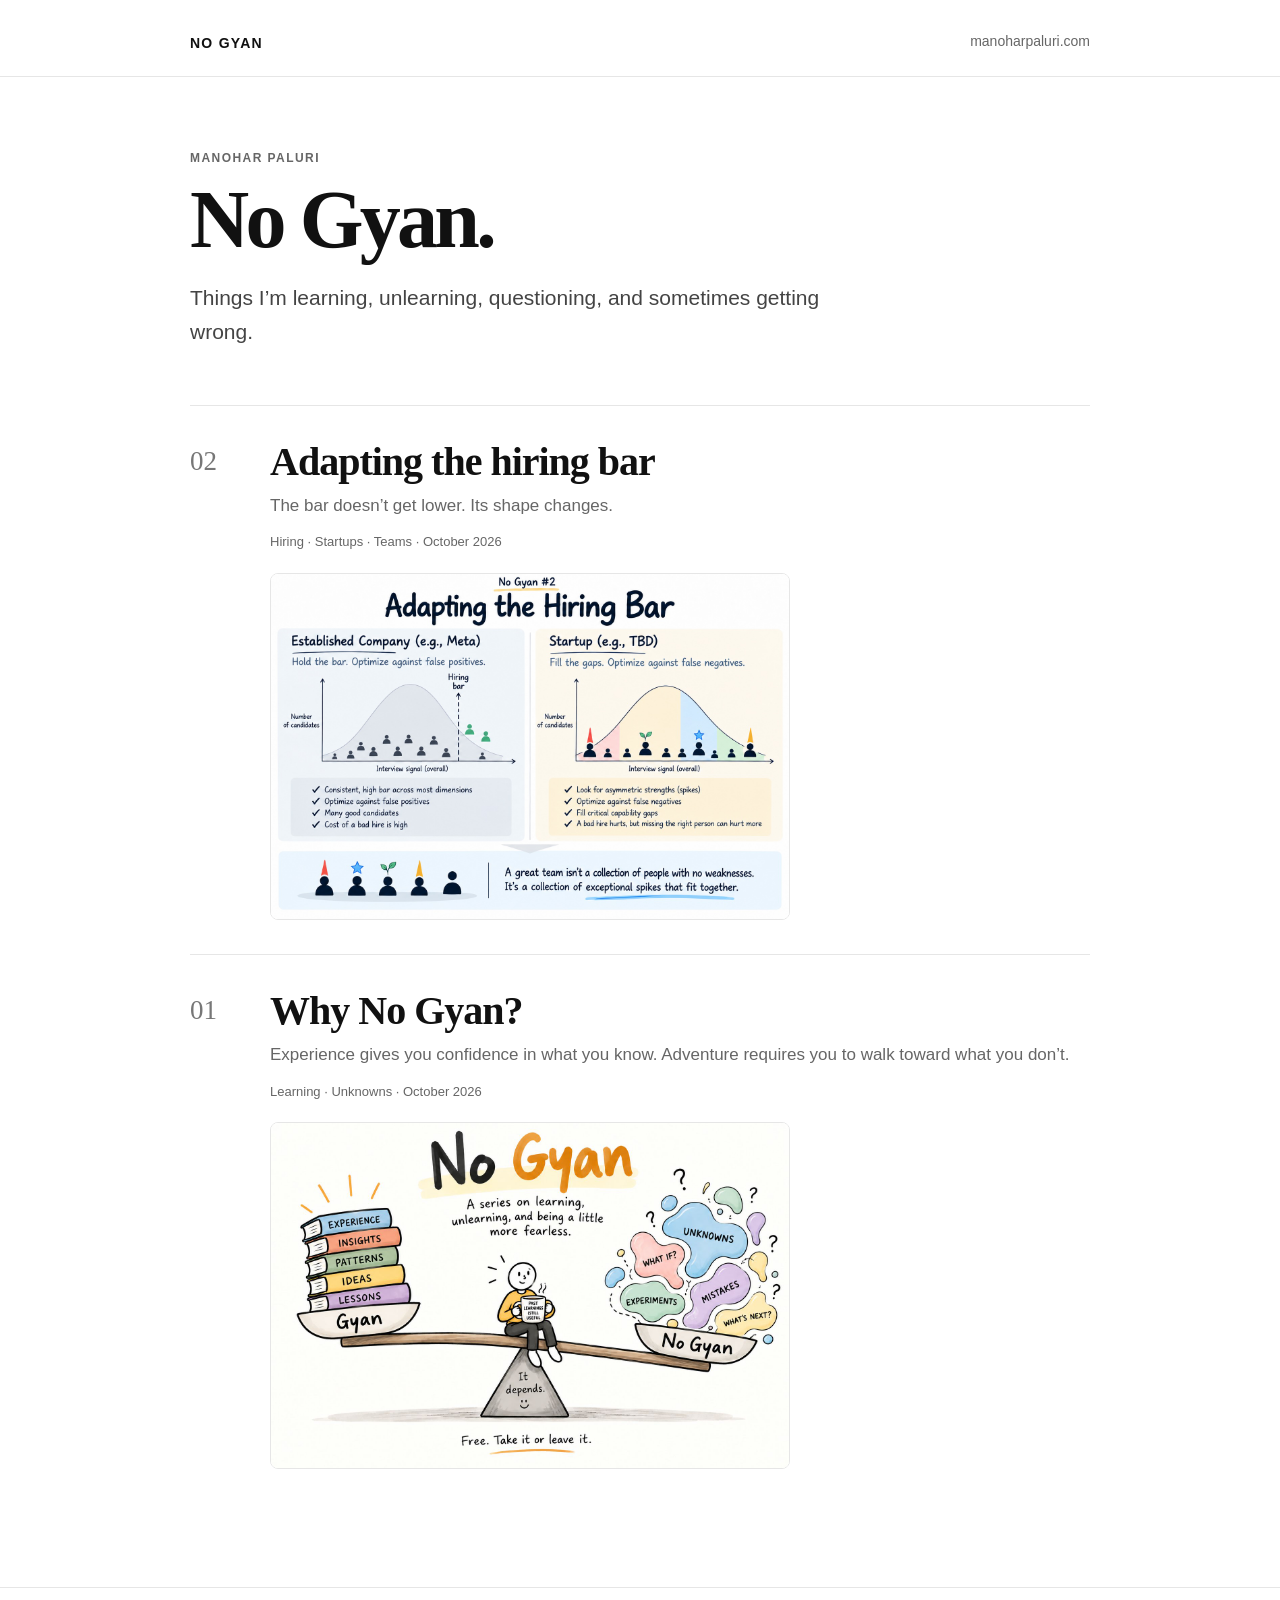
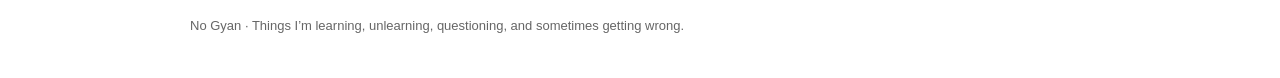
<file: index.html>
<!doctype html><html lang="en"><head><title>No Gyan — Manohar Paluri</title>
<meta charset="utf-8"><meta name="viewport" content="width=device-width,initial-scale=1">
<link rel="stylesheet" href="assets/style.css">
<meta name="theme-color" content="#fbfaf7">
<meta name="description" content="Things I’m learning, unlearning, questioning, and sometimes getting wrong.">
</head><body>
<header><div class="wrap"><a class="brand" href="./">NO GYAN</a><nav><a href="https://manoharpaluri.com/">manoharpaluri.com</a></nav></div></header>
<main>
<section class="hero"><div class="wrap"><div class="kicker">Manohar Paluri</div><h1>No Gyan.</h1>
<p>Things I’m learning, unlearning, questioning, and sometimes getting wrong.</p></div></section>
<section class="posts"><div class="wrap">
<a class="post-card" href="./02-adapting-the-hiring-bar/"><div class="num">02</div><div><h2>Adapting the hiring bar</h2><p>The bar doesn’t get lower. Its shape changes.</p><p class="meta">Hiring · Startups · Teams · October 2026</p><div class="post-thumb-wrap"><img class="post-thumb" src="./assets/no-gyan-02.jpeg" alt="Adapting the hiring bar visual"></div></div></a>
<a class="post-card" href="./01-why-no-gyan/"><div class="num">01</div><div><h2>Why No Gyan?</h2><p>Experience gives you confidence in what you know. Adventure requires you to walk toward what you don’t.</p><p class="meta">Learning · Unknowns · October 2026</p><div class="post-thumb-wrap"><img class="post-thumb" src="./assets/no-gyan-01.jpeg" alt="Why No Gyan visual"></div></div></a>
</div></section></main><footer><div class="wrap">No Gyan · Things I’m learning, unlearning, questioning, and sometimes getting wrong.</div></footer></body></html>
</file>
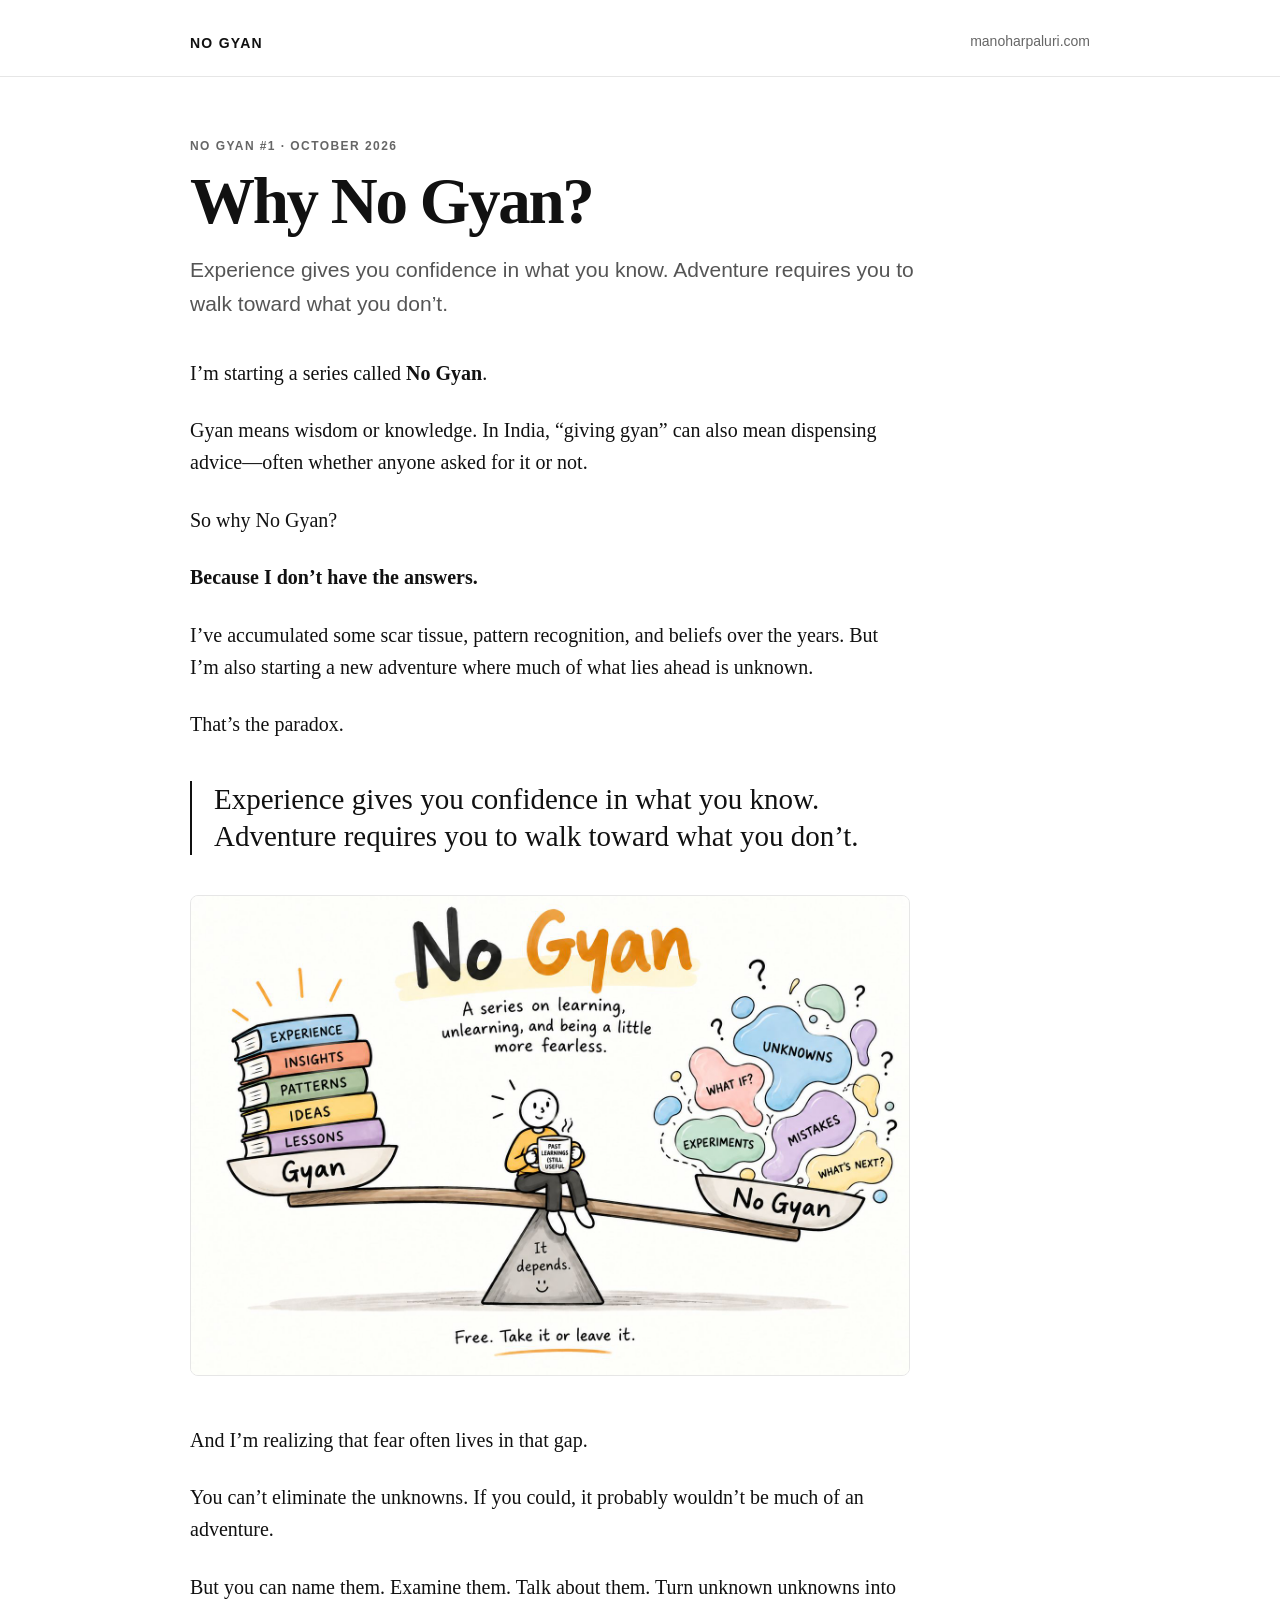
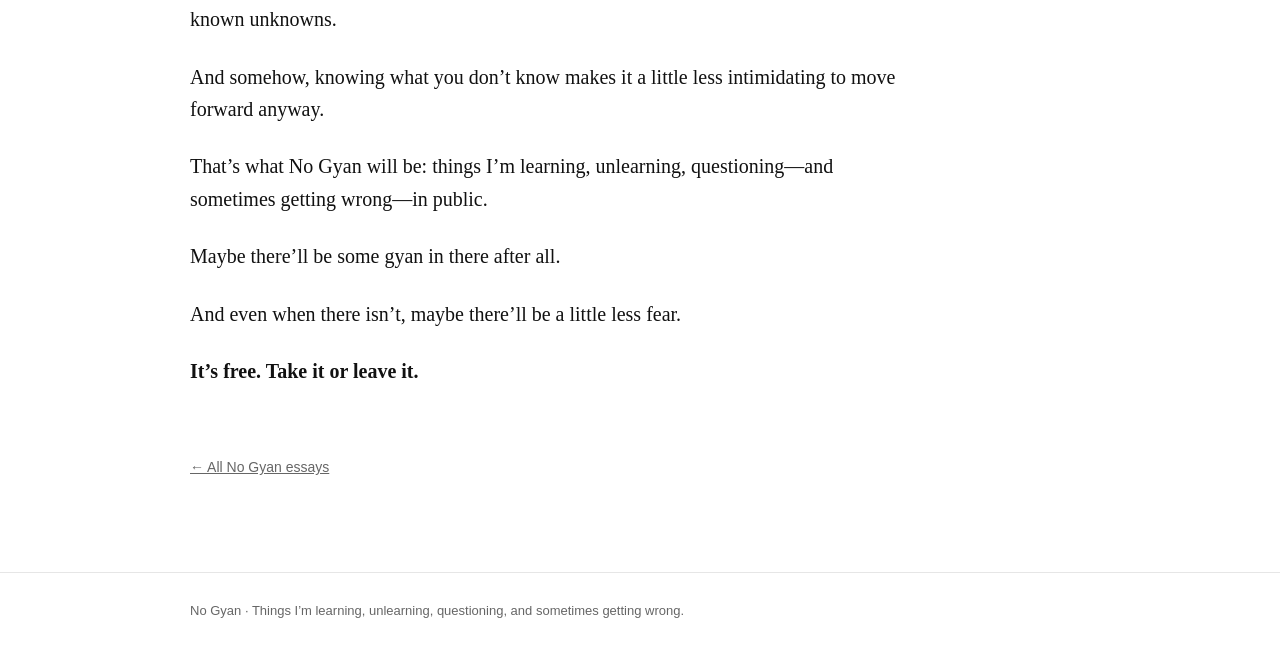
<file: 01-why-no-gyan/index.html>
<!doctype html><html lang="en"><head><title>Why No Gyan? — No Gyan</title>
<meta charset="utf-8"><meta name="viewport" content="width=device-width,initial-scale=1">
<link rel="stylesheet" href="../assets/style.css">
<meta name="theme-color" content="#fbfaf7"><meta name="description" content="Experience gives you confidence in what you know. Adventure requires you to walk toward what you don’t."><meta property="og:title" content="No Gyan #1 — Why No Gyan?"><meta property="og:description" content="Experience gives you confidence in what you know. Adventure requires you to walk toward what you don’t."><meta property="og:image" content="https://mpaluri.github.io/no-gyan/assets/no-gyan-01.jpeg"><meta property="og:type" content="article"></head><body>
<header><div class="wrap"><a class="brand" href="../">NO GYAN</a><nav><a href="https://manoharpaluri.com/">manoharpaluri.com</a></nav></div></header>
<main class="article"><div class="wrap"><div class="kicker">No Gyan #1 · October 2026</div><h1>Why No Gyan?</h1><p class="dek">Experience gives you confidence in what you know. Adventure requires you to walk toward what you don’t.</p>
<article class="prose"><p>I’m starting a series called <strong>No Gyan</strong>.</p>
<p>Gyan means wisdom or knowledge. In India, “giving gyan” can also mean dispensing advice—often whether anyone asked for it or not.</p>
<p>So why No Gyan?</p><p><strong>Because I don’t have the answers.</strong></p>
<p>I’ve accumulated some scar tissue, pattern recognition, and beliefs over the years. But I’m also starting a new adventure where much of what lies ahead is unknown.</p>
<p>That’s the paradox.</p>
<blockquote>Experience gives you confidence in what you know. Adventure requires you to walk toward what you don’t.</blockquote><div class="visual-wrap"><img class="essay-visual" src="../assets/no-gyan-01.jpeg" alt="Why No Gyan: balancing what we know with the unknown"></div>
<p>And I’m realizing that fear often lives in that gap.</p>
<p>You can’t eliminate the unknowns. If you could, it probably wouldn’t be much of an adventure.</p>
<p>But you can name them. Examine them. Talk about them. Turn unknown unknowns into known unknowns.</p>
<p>And somehow, knowing what you don’t know makes it a little less intimidating to move forward anyway.</p>
<p>That’s what No Gyan will be: things I’m learning, unlearning, questioning—and sometimes getting wrong—in public.</p>
<p>Maybe there’ll be some gyan in there after all.</p><p>And even when there isn’t, maybe there’ll be a little less fear.</p>
<p><strong>It’s free. Take it or leave it.</strong></p><a class="back" href="../">← All No Gyan essays</a></article></div></main><footer><div class="wrap">No Gyan · Things I’m learning, unlearning, questioning, and sometimes getting wrong.</div></footer></body></html>
</file>
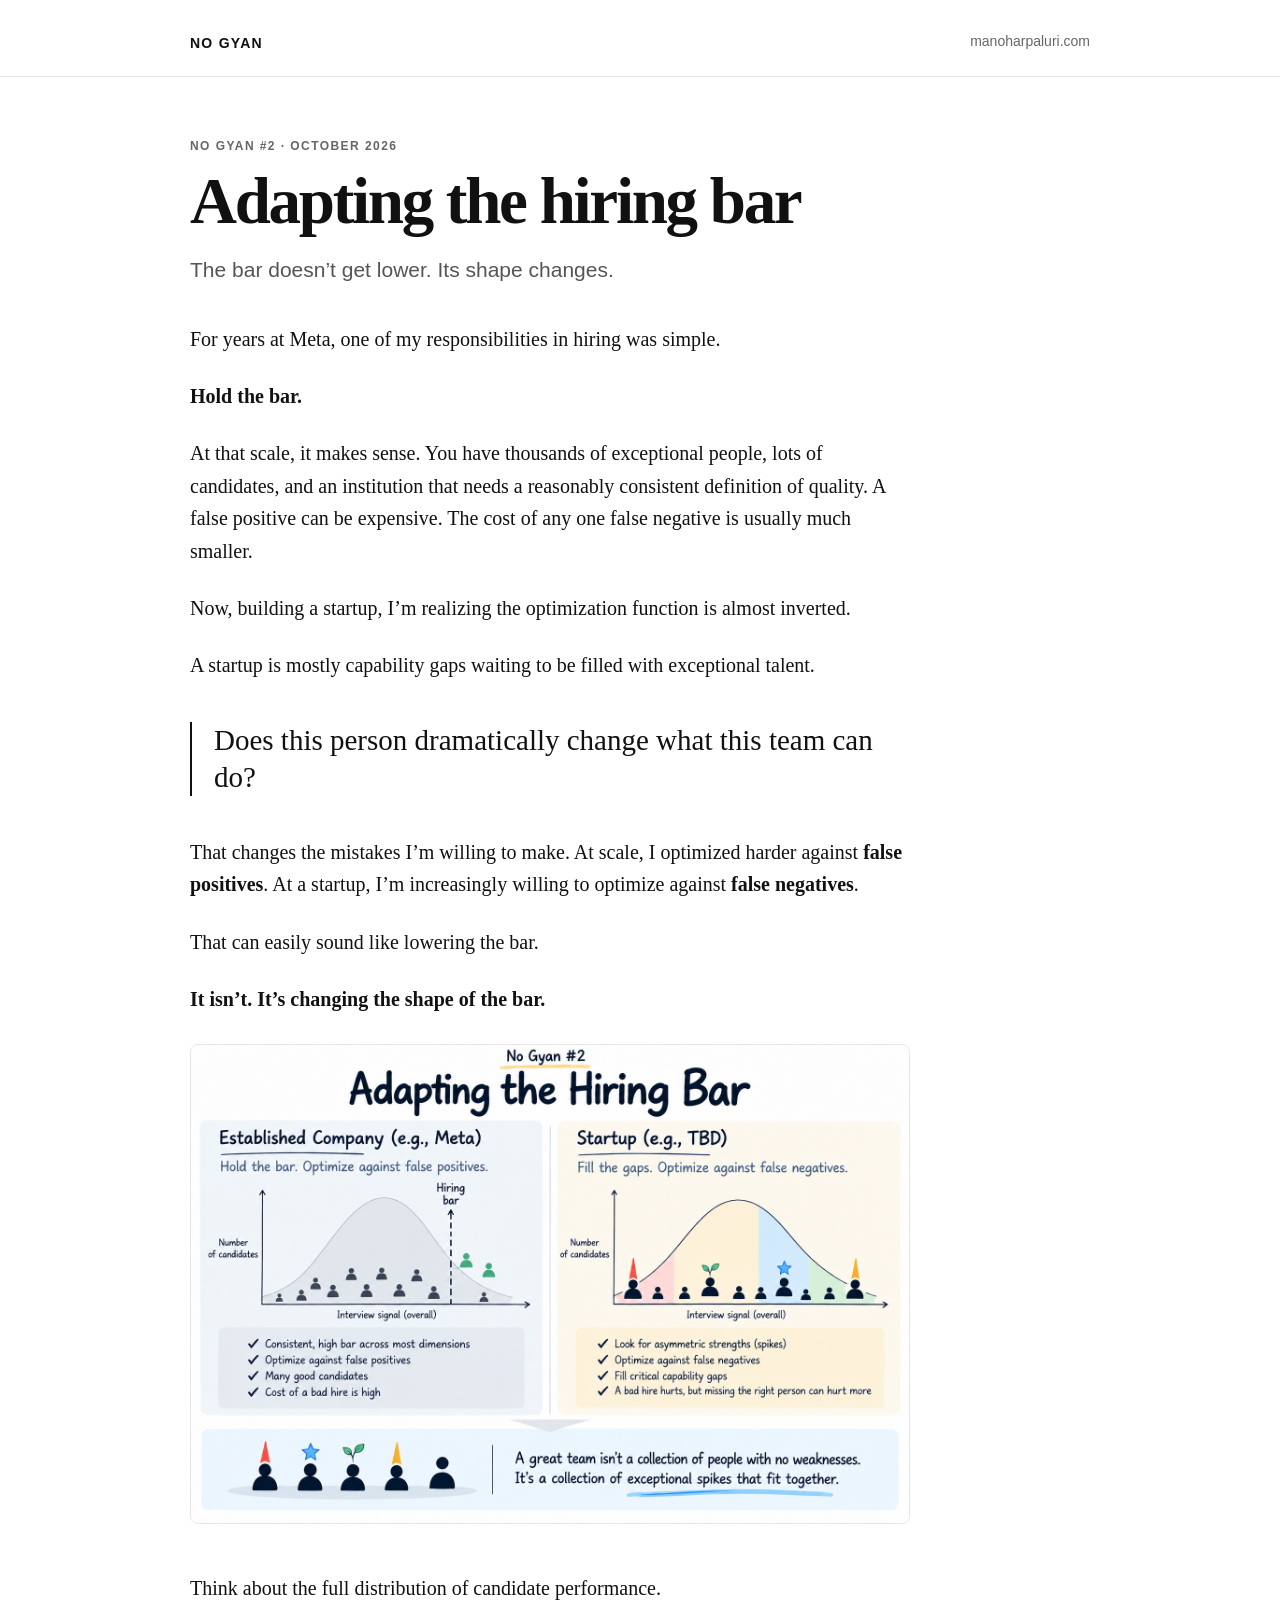
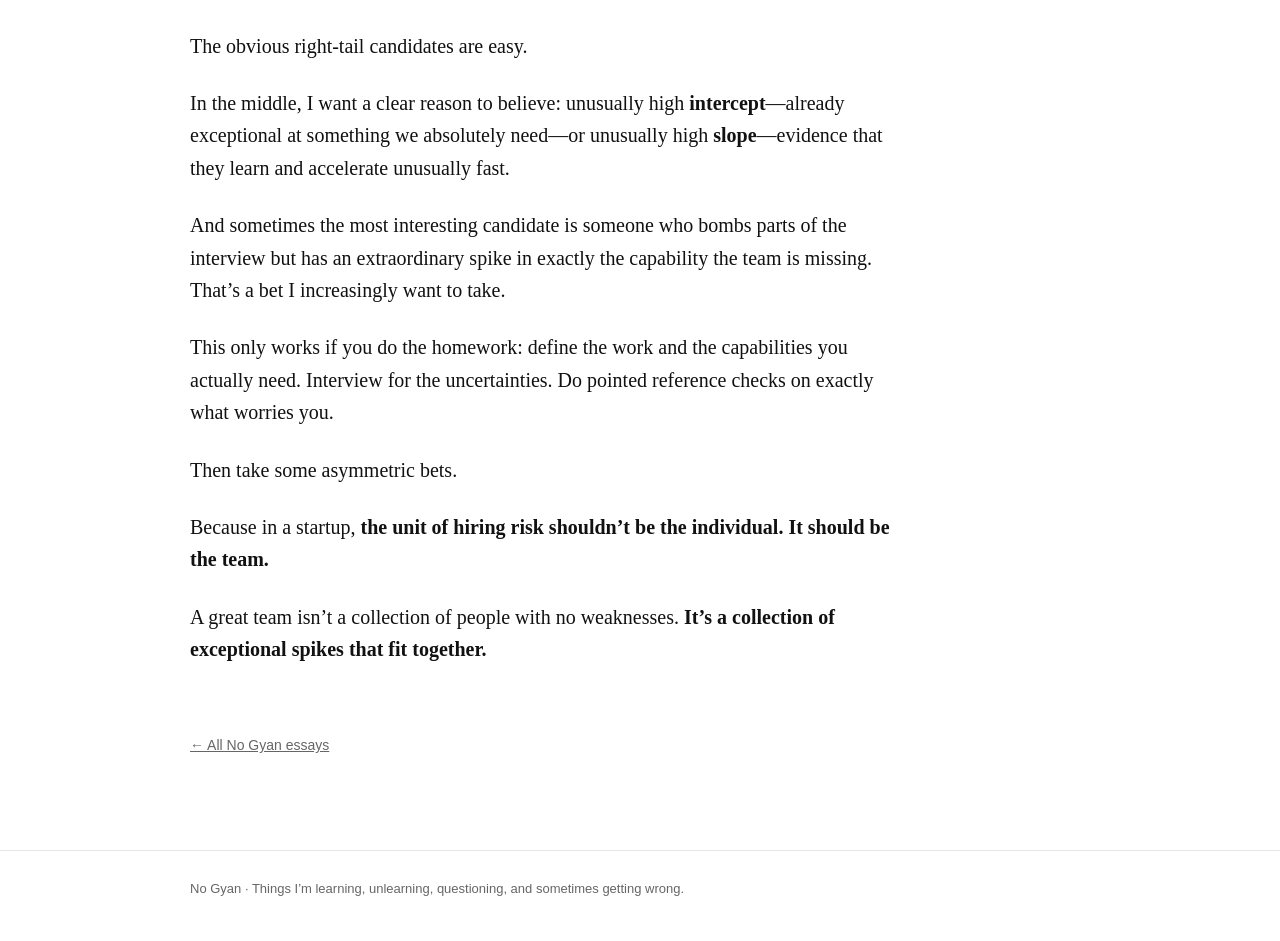
<file: 02-adapting-the-hiring-bar/index.html>
<!doctype html><html lang="en"><head><title>Adapting the hiring bar — No Gyan</title>
<meta charset="utf-8"><meta name="viewport" content="width=device-width,initial-scale=1">
<link rel="stylesheet" href="../assets/style.css">
<meta name="theme-color" content="#fbfaf7"><meta name="description" content="The bar doesn’t get lower. Its shape changes."><meta property="og:title" content="No Gyan #2 — Adapting the hiring bar"><meta property="og:description" content="The bar doesn’t get lower. Its shape changes."><meta property="og:image" content="https://mpaluri.github.io/no-gyan/assets/no-gyan-02.jpeg"><meta property="og:type" content="article"></head><body>
<header><div class="wrap"><a class="brand" href="../">NO GYAN</a><nav><a href="https://manoharpaluri.com/">manoharpaluri.com</a></nav></div></header>
<main class="article"><div class="wrap"><div class="kicker">No Gyan #2 · October 2026</div><h1>Adapting the hiring bar</h1><p class="dek">The bar doesn’t get lower. Its shape changes.</p>
<article class="prose"><p>For years at Meta, one of my responsibilities in hiring was simple.</p><p><strong>Hold the bar.</strong></p>
<p>At that scale, it makes sense. You have thousands of exceptional people, lots of candidates, and an institution that needs a reasonably consistent definition of quality. A false positive can be expensive. The cost of any one false negative is usually much smaller.</p>
<p>Now, building a startup, I’m realizing the optimization function is almost inverted.</p>
<p>A startup is mostly capability gaps waiting to be filled with exceptional talent.</p>
<blockquote>Does this person dramatically change what this team can do?</blockquote>
<p>That changes the mistakes I’m willing to make. At scale, I optimized harder against <strong>false positives</strong>. At a startup, I’m increasingly willing to optimize against <strong>false negatives</strong>.</p>
<p>That can easily sound like lowering the bar.</p><p><strong>It isn’t. It’s changing the shape of the bar.</strong></p><div class="visual-wrap"><img class="essay-visual" src="../assets/no-gyan-02.jpeg" alt="Visual comparing the hiring bar at scale and at a startup"></div>
<p>Think about the full distribution of candidate performance.</p>
<p>The obvious right-tail candidates are easy.</p>
<p>In the middle, I want a clear reason to believe: unusually high <strong>intercept</strong>—already exceptional at something we absolutely need—or unusually high <strong>slope</strong>—evidence that they learn and accelerate unusually fast.</p>
<p>And sometimes the most interesting candidate is someone who bombs parts of the interview but has an extraordinary spike in exactly the capability the team is missing. That’s a bet I increasingly want to take.</p>
<p>This only works if you do the homework: define the work and the capabilities you actually need. Interview for the uncertainties. Do pointed reference checks on exactly what worries you.</p>
<p>Then take some asymmetric bets.</p>
<p>Because in a startup, <strong>the unit of hiring risk shouldn’t be the individual. It should be the team.</strong></p>
<p>A great team isn’t a collection of people with no weaknesses. <strong>It’s a collection of exceptional spikes that fit together.</strong></p><a class="back" href="../">← All No Gyan essays</a></article></div></main><footer><div class="wrap">No Gyan · Things I’m learning, unlearning, questioning, and sometimes getting wrong.</div></footer></body></html>
</file>
<file: assets/style.css>
:root{
  --bg:#ffffff; --ink:#111111; --muted:#666666; --line:#e6e6e6;
  --card:#ffffff; --max:900px;
}
*{box-sizing:border-box}
html{scroll-behavior:smooth}
body{
  margin:0;background:var(--bg);color:var(--ink);
  font-family:Arial,Helvetica,sans-serif;line-height:1.62
}
a{color:inherit}
.wrap{width:min(var(--max),calc(100% - 44px));margin:auto}
header{padding:30px 0 20px;border-bottom:1px solid var(--line)}
.brand{font-weight:700;letter-spacing:.09em;text-decoration:none;font-size:14px}
nav{float:right;font-size:14px}
nav a{text-decoration:none;color:var(--muted)}
nav a:hover{color:var(--ink)}
.hero{padding:72px 0 46px}
.hero h1{
  font-family:Georgia,"Times New Roman",serif;
  font-size:clamp(50px,9vw,82px);line-height:.98;
  margin:0 0 20px;letter-spacing:-.045em
}
.hero p{font-size:21px;max-width:690px;margin:0;color:#444}
.kicker{font-size:12px;letter-spacing:.12em;text-transform:uppercase;color:var(--muted);font-weight:700;margin-bottom:12px}
.posts{padding:10px 0 84px}
.post-card{
  display:grid;grid-template-columns:58px minmax(0,1fr);gap:22px;
  padding:34px 0;border-top:1px solid var(--line);text-decoration:none
}
.num{font-family:Georgia,"Times New Roman",serif;font-size:27px;color:#777}
.post-card h2{
  font-family:Georgia,"Times New Roman",serif;
  font-size:clamp(29px,4vw,40px);line-height:1.08;margin:0 0 9px;letter-spacing:-.025em
}
.post-card p{margin:0;color:var(--muted);font-size:17px}
.meta{margin-top:12px!important;font-size:13px!important}
.post-thumb-wrap{
  margin-top:20px;width:min(100%,520px);
  border:1px solid var(--line);border-radius:8px;overflow:hidden;background:#fff
}
.post-thumb{
  display:block;width:100%;height:auto;object-fit:contain;background:#fff
}
.article{padding:60px 0 90px}
.article h1{
  font-family:Georgia,"Times New Roman",serif;
  font-size:clamp(42px,7vw,65px);line-height:1.02;
  letter-spacing:-.035em;margin:8px 0 18px
}
.article .dek{font-size:21px;color:#555;margin:0 0 36px;max-width:760px}
.visual-wrap{margin:28px 0 48px}
.essay-visual{
  display:block;width:100%;height:auto;object-fit:contain;
  border:1px solid var(--line);border-radius:8px;background:#fff
}
.prose{font-family:Georgia,"Times New Roman",serif;font-size:20px;max-width:720px}
.prose p{margin:0 0 25px}
.prose strong{font-weight:700}
.prose blockquote{font-size:29px;line-height:1.28;margin:40px 0;padding-left:22px;border-left:2px solid #111}
.back{display:inline-block;margin-top:44px;color:var(--muted);font-family:Arial,Helvetica,sans-serif;font-size:14px}
footer{border-top:1px solid var(--line);padding:27px 0 42px;color:var(--muted);font-size:13px}
@media(max-width:600px){
  .wrap{width:min(var(--max),calc(100% - 30px))}
  .post-card{grid-template-columns:38px minmax(0,1fr);gap:14px}
  .hero{padding-top:52px}
  nav{float:right}
  .prose{font-size:19px}
  .post-thumb-wrap{width:100%}
}
</file>
